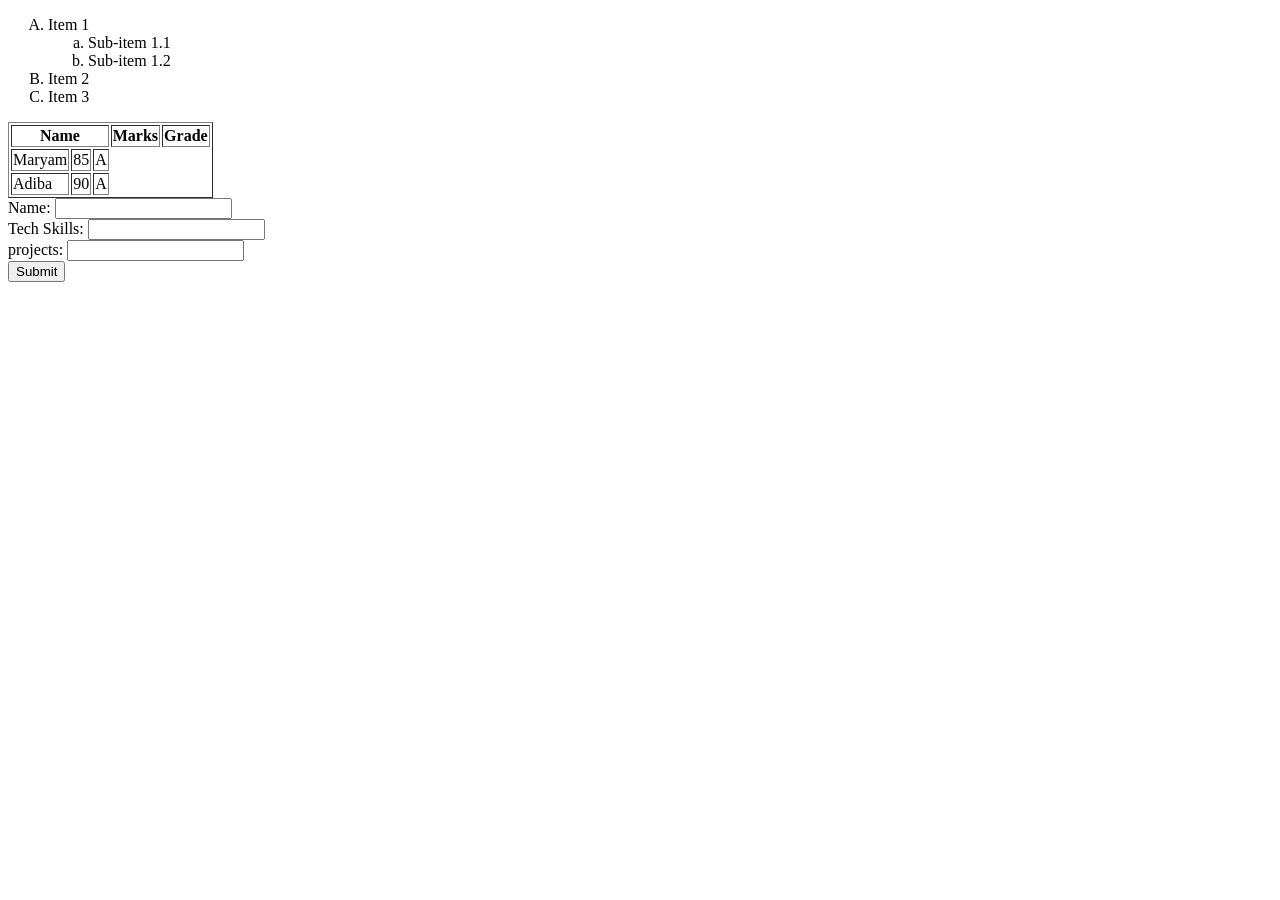
<file: index.html>
<!DOCTYPE html>
<html lang="en">

<head>
    <meta charset="UTF-8">
    <meta name="viewport" content="width=device-width, initial-scale=1.0">
    <title>HTML Project</title>
</head>

<body>
    <ol type="A">
        <li>Item 1</li>
        <ol type="a">
            <li>Sub-item 1.1</li>
            <li>Sub-item 1.2</li>
        </ol>
        <li>Item 2</li>
        <li>Item 3</li>
    </ol>
    <table border="1">
        <tr>
            <th colspan="3">Name</th>
            <th>Marks</th>
            <th>Grade</th>
        </tr>
        <tr>
            <td>Maryam</td>
            <td>85</td>
            <td>A</td>
        </tr>
        <tr>
            <td>Adiba</td>
            <td>90</td>
            <td>A</td>
        </tr>
    </table>
    <form action="/submit.php" method="post">
        <label for="name">Name:</label>
        <input type="text" id="name" name="name"><br>
        <label for="techskills">Tech Skills:</label>
        <input type="number" id="techskills" name="techskills"><br>
        <label for="projects">projects:</label>
        <input type="text" id="projects" name="projects"><br>
        <input type="submit" value="Submit">
    </form>
    <iframe src="https://www.youtube.com/embed/rklidcZ-aLU" width="575" height="331" title="🚀 🔥 HTML Complete Course (2024) for Beginners | Projects | Notes | Github | Certification" frameborder="0" allow="accelerometer; autoplay; clipboard-write; encrypted-media; gyroscope; picture-in-picture; web-share" referrerpolicy="strict-origin-when-cross-origin" allowfullscreen></iframe>
</body>

</html>
</file>
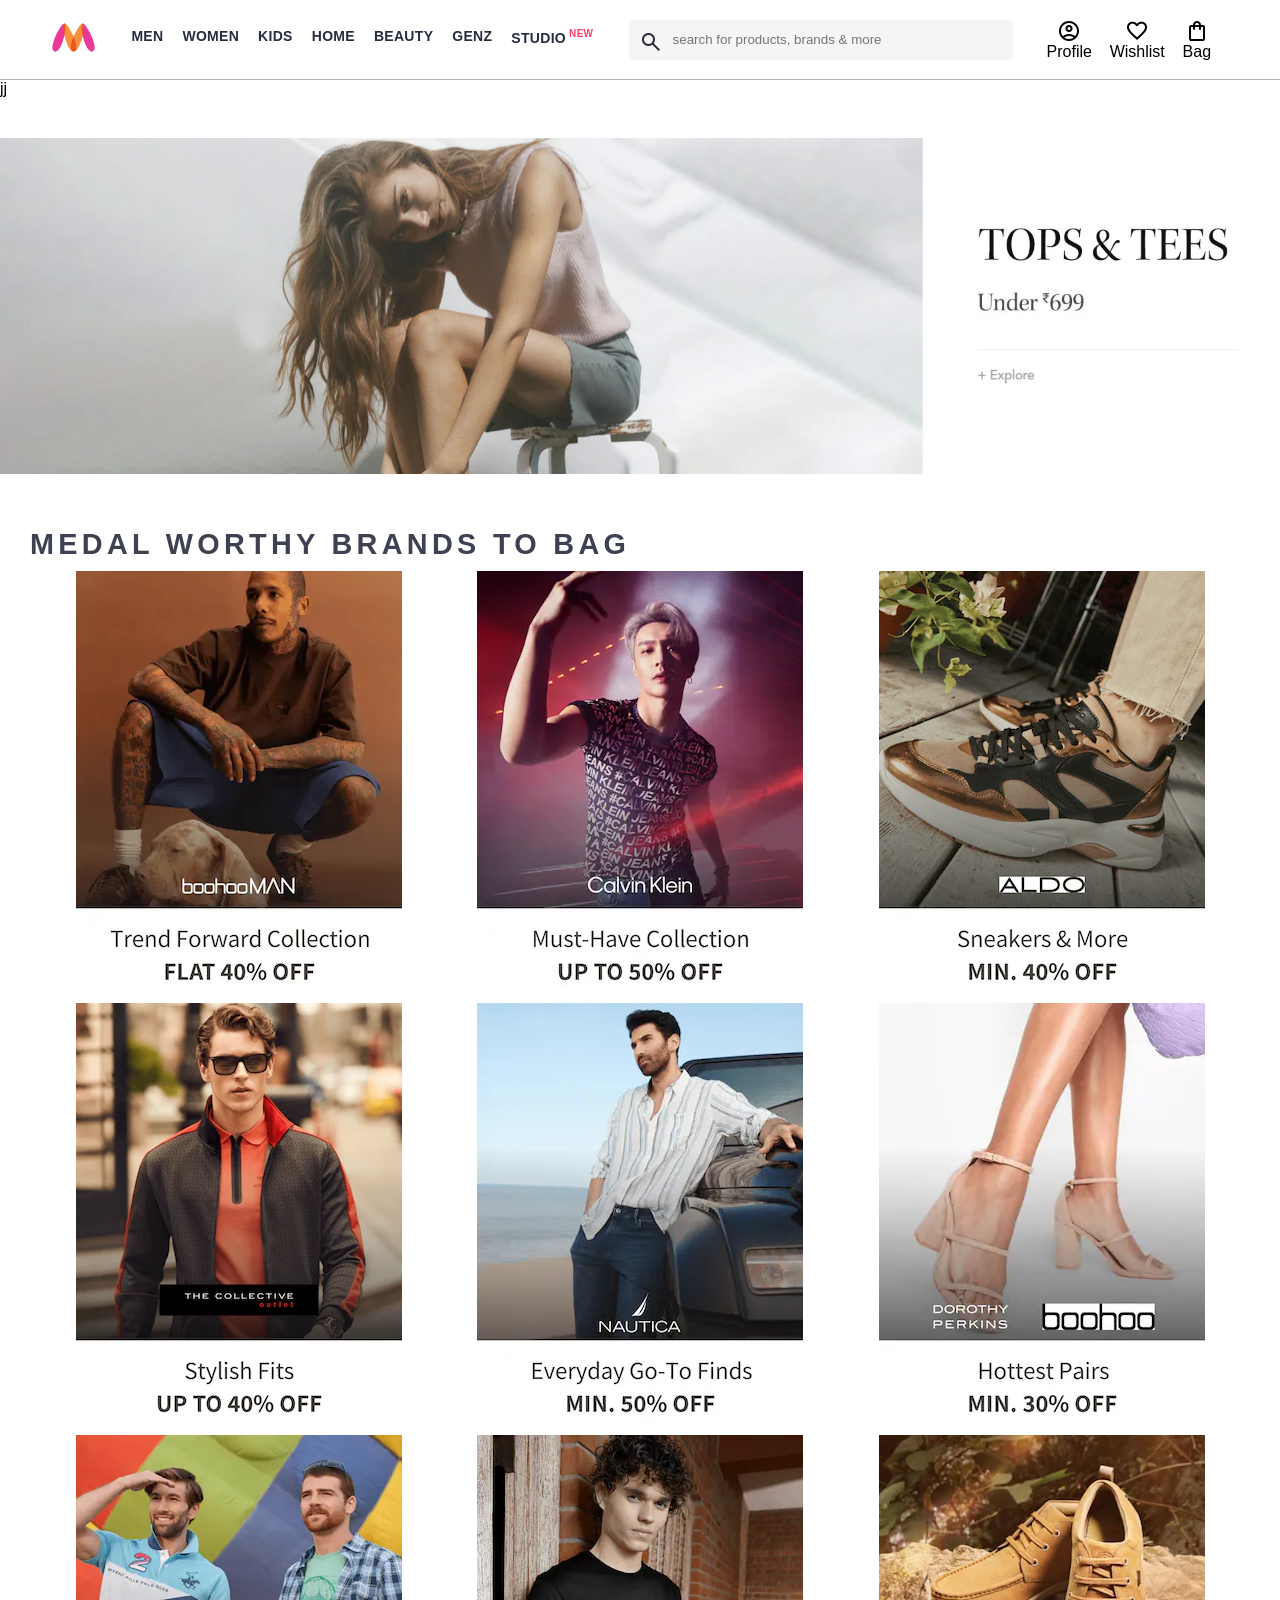
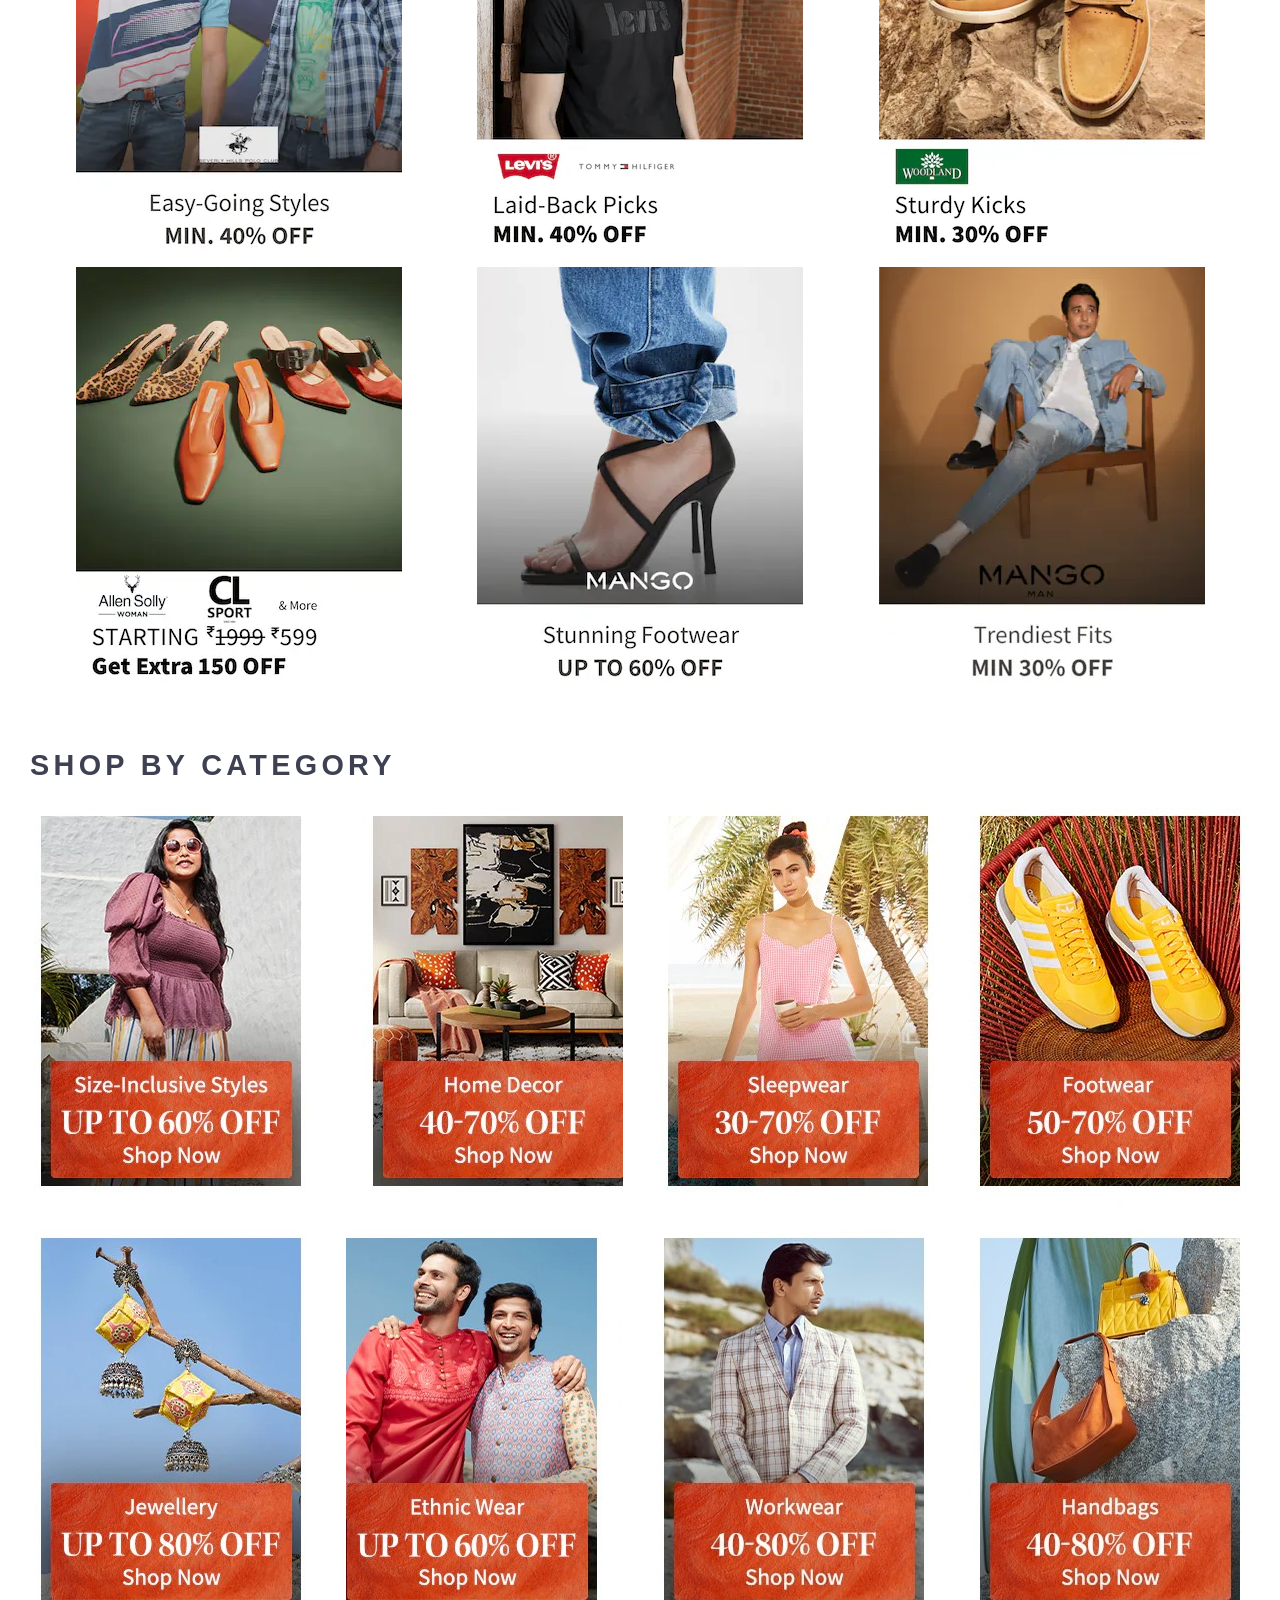
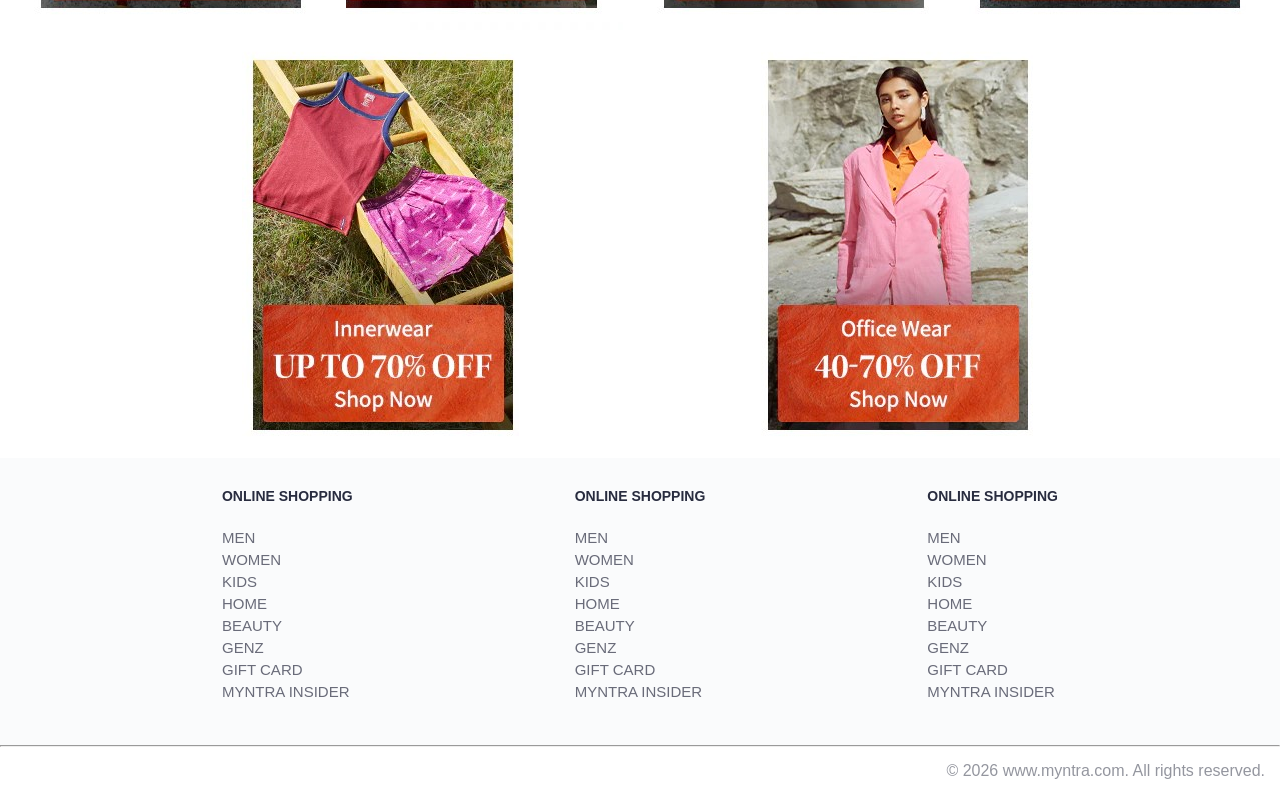
<file: project myntra clone/index.html>
<!DOCTYPE html>
<html lang="en">

<head>
    <meta charset="UTF-8">
    <meta name="viewport" content="width=device-width, initial-scale=1.0">
    <title>Myntra Clone</title>
    <link rel="stylesheet" href="index.css">
    <link rel="stylesheet"
        href="https://fonts.googleapis.com/css2?family=Material+Symbols+Outlined:opsz,wght,FILL,GRAD@20..48,100..700,0..1,-50..200&i            con_names=search" />
</head>

<body>
    <header>
        <div class="logo_container">
            <a href="#"><img class="myntra_home" src="images/myntra-logo.png"></a>
        </div>
        <nav class="nav_bar">
            <a href="">MEN</a>
            <a href="">WOMEN</a>
            <a href="">KIDS</a>
            <a href="">HOME</a>
            <a href="">BEAUTY</a>
            <a href="">GENZ</a>
            <a href="">STUDIO<SUP> NEW</SUP></a>
        </nav>
        <div class="search_bar">
            <span class="material-symbols-outlined search_icon">
                search
            </span>
            <input class="search_input" placeholder="search for products, brands & more">
        </div>

        <div class="action_bar">

            <div class="action_container">
                <span class="material-symbols-outlined action_icon">account_circle</span>
                <span class="action_name">Profile</span>
            </div>

            <div class="action_container">
                <span class="material-symbols-outlined action_icon">
                    favorite
                </span>
                <span class="action_name">Wishlist</span>
            </div>

            <div class="action_container">
                <span class="material-symbols-outlined action_icon">
                    shopping_bag
                </span>
                <span class="action_name">Bag</span>
            </div>
        </div>
    </header>

    <main>jj
        <div class="banner_container">
            <img class="banner_image" src="images/banner.jpg">
        </div>

        <div class="category_heading">MEDAL WORTHY BRANDS TO BAG</div>
        <div class="category_items">
            <a href="#"><img class="sale_items" src="images/offers/1.png"></a>
            <a href="#"><img class="sale_items" src="images/offers/2.png"></a>
            <a href="#"><img class="sale_items" src="images/offers/3.png"></a>
            <a href="#"><img class="sale_items" src="images/offers/4.png"></a>
            <a href="#"><img class="sale_items" src="images/offers/5.png"></a>
            <a href="#"><img class="sale_items" src="images/offers/6.png"></a>
            <a href="#"><img class="sale_items" src="images/offers/7.png"></a>
            <a href="#"><img class="sale_items" src="images/offers/8.png"></a>
            <a href="#"><img class="sale_items" src="images/offers/9.png"></a>
            <a href="#"><img class="sale_items" src="images/offers/10.png"></a>
            <a href="#"><img class="sale_items" src="images/offers/11.png"></a>
            <a href="#"><img class="sale_items" src="images/offers/12.png"></a>
        </div>

        <div class="category_heading">SHOP BY CATEGORY</div>
        <div class="category_items">
            <a href="#"><img class="sale_items" src="images/categories/1.jpg"></a>
            <a href="#"><img class="sale_items" src="images/categories/2.jpg"></a>
            <a href="#"><img class="sale_items" src="images/categories/3.jpg"></a>
            <a href="#"><img class="sale_items" src="images/categories/4.jpg"></a>
            <a href="#"><img class="sale_items" src="images/categories/5.jpg"></a>
            <a href="#"><img class="sale_items" src="images/categories/6.jpg"></a>
            <a href="#"><img class="sale_items" src="images/categories/7.jpg"></a>
            <a href="#"><img class="sale_items" src="images/categories/8.jpg"></a>
            <a href="#"><img class="sale_items" src="images/categories/9.jpg"></a>
            <a href="#"><img class="sale_items" src="images/categories/10.jpg"></a>
        </div>

    </main>


    <footer>
        <div class="footer_container">
            <div class="footer_column">
                <h3>ONLINE SHOPPING</h3>
                <a href="">MEN</a>
                <a href="">WOMEN</a>
                <a href="">KIDS</a>
                <a href="">HOME</a>
                <a href="">BEAUTY</a>
                <a href="">GENZ</a>
                <a href="">GIFT CARD</a>
                <a href="">MYNTRA INSIDER</a>
            </div>

                <div class="footer_column">
                    <h3>ONLINE SHOPPING</h3>
                    <a href="">MEN</a>
                    <a href="">WOMEN</a>
                    <a href="">KIDS</a>
                    <a href="">HOME</a>
                    <a href="">BEAUTY</a>
                    <a href="">GENZ</a>
                    <a href="">GIFT CARD</a>
                    <a href="">MYNTRA INSIDER</a>
                </div>

                    <div class="footer_column">
                        <h3>ONLINE SHOPPING</h3>
                        <a href="">MEN</a>
                        <a href="">WOMEN</a>
                        <a href="">KIDS</a>
                        <a href="">HOME</a>
                        <a href="">BEAUTY</a>
                        <a href="">GENZ</a>
                        <a href="">GIFT CARD</a>
                        <a href="">MYNTRA INSIDER</a>
                    </div>
        </div>

        <hr>
        <div class="copyright">© 2026 www.myntra.com. All rights reserved.</div>

    </footer>
</body>

</html>
</file>
<file: project myntra clone/index.css>
* {
  margin: 0;
  padding: 0;
  font-family: Assistant,-apple-system,BlinkMacSystemFont,Segoe UI,Roboto,Helvetica,Arial,sans-serif;
  box-sizing: border-box;
}
header {
  display: flex;
  background-color: #ffffff;
  height: 80px;
  justify-content: space-between;
  align-items: center;
  border-bottom: 1px solid #b6b1b1;
}
.myntra_home {
  height: 45px;
}
.logo_container {
  margin-left: 4%;
}
.action_bar {
  margin-right: 4%;
}
.nav_bar {
  display: flex;
  min-width: 500px;
  justify-content: space-evenly;
}
.nav_bar a {
  font-size: 14px;
  letter-spacing: .3px;
  color: #282c3f;
  font-weight: 700;
  text-transform: uppercase;
  text-decoration: none;
  padding: 27px 0;
  border-bottom: 5px solid #ffffff;
}
.nav_bar a:hover {
  border-bottom: 4px solid #f54e77;
}

.nav_bar a sup {
  color: #ff3f6c;
  font-size: 10px;
}

.search_bar {
  height: 40px;
  min-width: 200px;
  width: 30%;
  display: flex;
  align-items: center;
}
.search_icon {
  box-sizing: content-box;
  height: 20px;
  padding: 10px;

  background-color: #f5f5f6;
  color: #282c3f;
  font-weight: 300;
  border-radius: 4px 0 0 4px;
}
.search_input {
  color: #696e79;
  background-color: #f5f5f6;
  flex-grow: 1;
  height: 40px;
  border: 0;
  border-radius: 0 4px 4px 0;
}

.action_bar {
  display: flex;
  min-width: 200px;
  justify-content: space-evenly;
}

.action_container {
  display: flex;
  flex-direction: column;
  align-items: center;
}

/* Main section */
.banner_container {
  margin: 40px 0;
}
.banner_image {
  width: 100%;
}

.category_heading {
  text-transform: uppercase;
  color: #3e4152;
  letter-spacing: .15em;
  font-size: 1.8em;
  margin: 50px 0 10px 30px;
  max-height: 5em;
  font-weight: 700;
}

.category_items {
  display: flex;
  flex-wrap: wrap;
  justify-content: space-evenly;
}

.sale_item {
  width: 250px;
}

.footer_container {
  padding: 30px 0px 40px 0px;
  background: #FAFBFC;
  display: flex;
  justify-content: space-evenly;
}

.footer_column {
  display: flex;
  flex-direction: column;
}

.footer_column h3 {
  color: #282c3f;
  font-size: 14px;
  margin-bottom: 25px;
}

.footer_column a {
  color: #696b79;
  font-size: 15px;
  text-decoration: none;
  padding-bottom: 5px;
}

.copyright {
  color: #94969f;
  text-align: end;
  padding: 15px;
}
</file>
